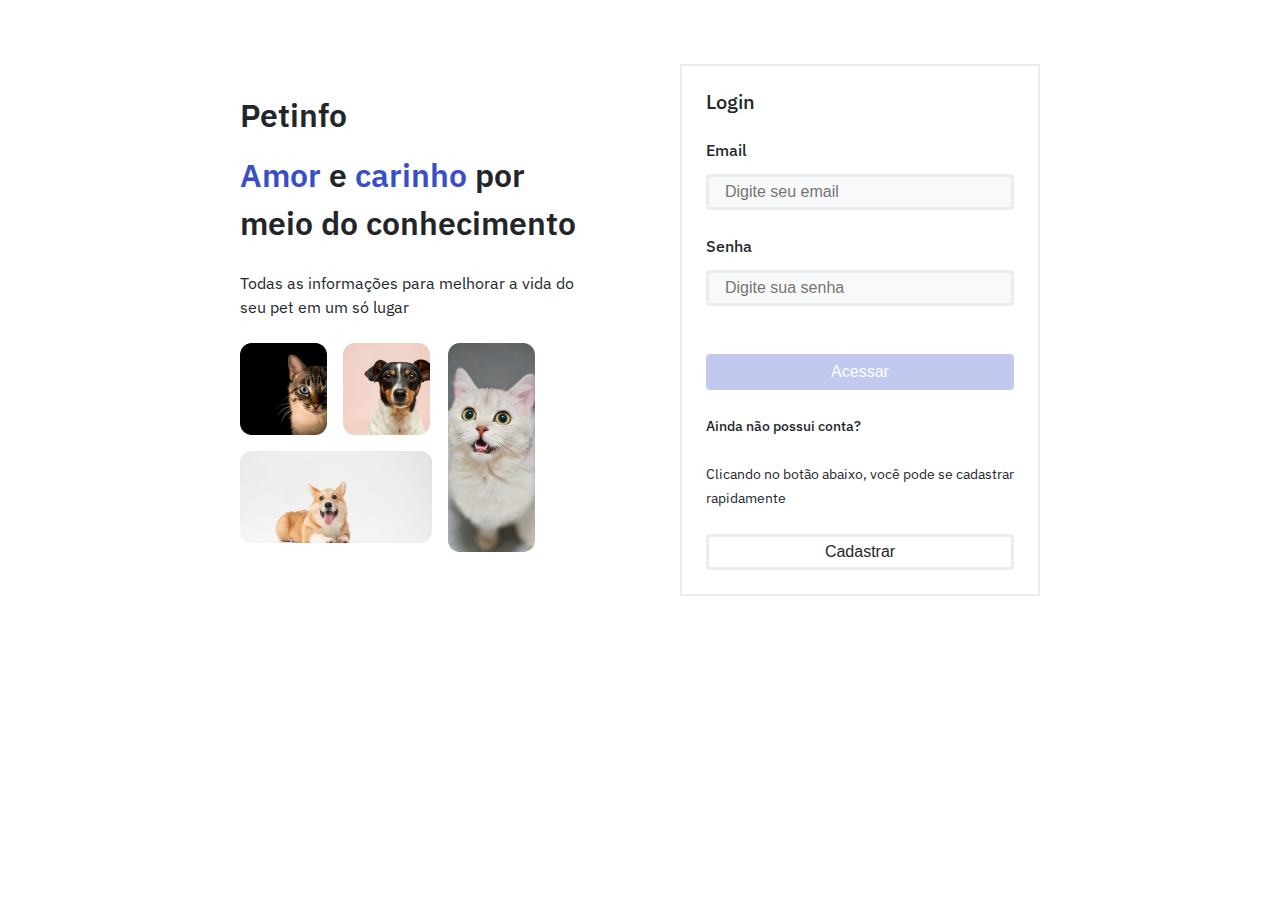
<file: index.html>
<!DOCTYPE html>
<html lang="pt-BR">
<head>
    <meta charset="UTF-8">
    <meta http-equiv="X-UA-Compatible" content="IE=edge">
    <meta name="viewport" content="width=device-width, initial-scale=1.0">
    <meta name="author" content="Hugo Brito">

    <!-- Globals -->
    <link rel="stylesheet" href="./styles/global.css">
    <link rel="stylesheet" href="./styles/menu.css">
    <link rel="stylesheet" href="./styles/margins.css">
    <link rel="stylesheet" href="./styles/position.css">
    <link rel="stylesheet" href="./styles/colors.css">
    <link rel="stylesheet" href="./styles/fonts.css">
    <link rel="stylesheet" href="./styles/buttons.css">
    <link rel="stylesheet" href="./styles/inputs.css">
    <!-- Page -->
    <link rel="stylesheet" href="./pages/login/style.css">

    <title>Petinfo - Login</title>
    <meta name="description" content="Página de login do site Petinfo">
    <link rel="shortcut icon" href="../../assets/img/favicons/favicon.jpeg" 
    type="image/x-icon">
</head>
<body>
    <main class="container-2 flex spc-btwn">
        <section class="flex-col gap-3 ">
            <h1 class="font-32-600">Petinfo</h1>
            <h2 class="font-32-600"><span class="color-primary">Amor</span> e <span class="color-primary">carinho</span> por meio do conhecimento</h2>
            <p class="font-16-400">Todas as informações para melhorar a vida do seu pet em um só lugar</p>
            <div class="flex gap-5">
                <div class="flex-col gap-5">
                    <div class="flex gap-5">
                        <img src="./assets/img/pageLogin/Rectangle 2.png" alt="Imagem de um gato marrom com fundo preto">
                        <img src="./assets/img/pageLogin/Rectangle 3.png" alt="Imagem de um cachorro preto/branco/marrom com fundo rosa claro">
                    </div>
                    <img src="./assets/img/pageLogin/Rectangle 4.png" alt="Imagem de cachorro alegre com fundo braco">
                </div>
                <div>
                    <img src="./assets/img/pageLogin/Rectangle 5.png" alt="Imagem de um gato branco com fundo cinza">
                </div>
            </div>
        </section>
        <section class="flex-col gap-3">
            <h3 class="font-20-500">Login</h3>
            <form class="flex-col gap-3">
                <div class="flex-col gap-6">
                    <label class="font-16-500" for="email">Email</label>
                    <input class="input-default" type="email" name="email" id="emailInput" placeholder="Digite seu email" required>
                </div>
                <div class="flex-col gap-6">
                    <label class="font-16-500" for="senha">Senha</label>
                    <input class="input-default" type="password" name="senha" id="passwordInput" placeholder="Digite sua senha" required>
                </div>
                <div id="loginAlert"></div>
                <button class="btn-primary-1" disabled id="loginBtn">Acessar</button>
            </form>
            <p class="font-14-500">Ainda não possui conta?</p>
            <p class="font-14-400">Clicando no botão abaixo, você pode se cadastrar rapidamente</p>
            <a href="./pages/register/index.html"><button class="btn-outline">Cadastrar</button></a>
        </section>
    </main>
    <!-- Page Script-->
    <script type="module" src="./pages/login/script.js"></script>
</body>
</html>
</file>
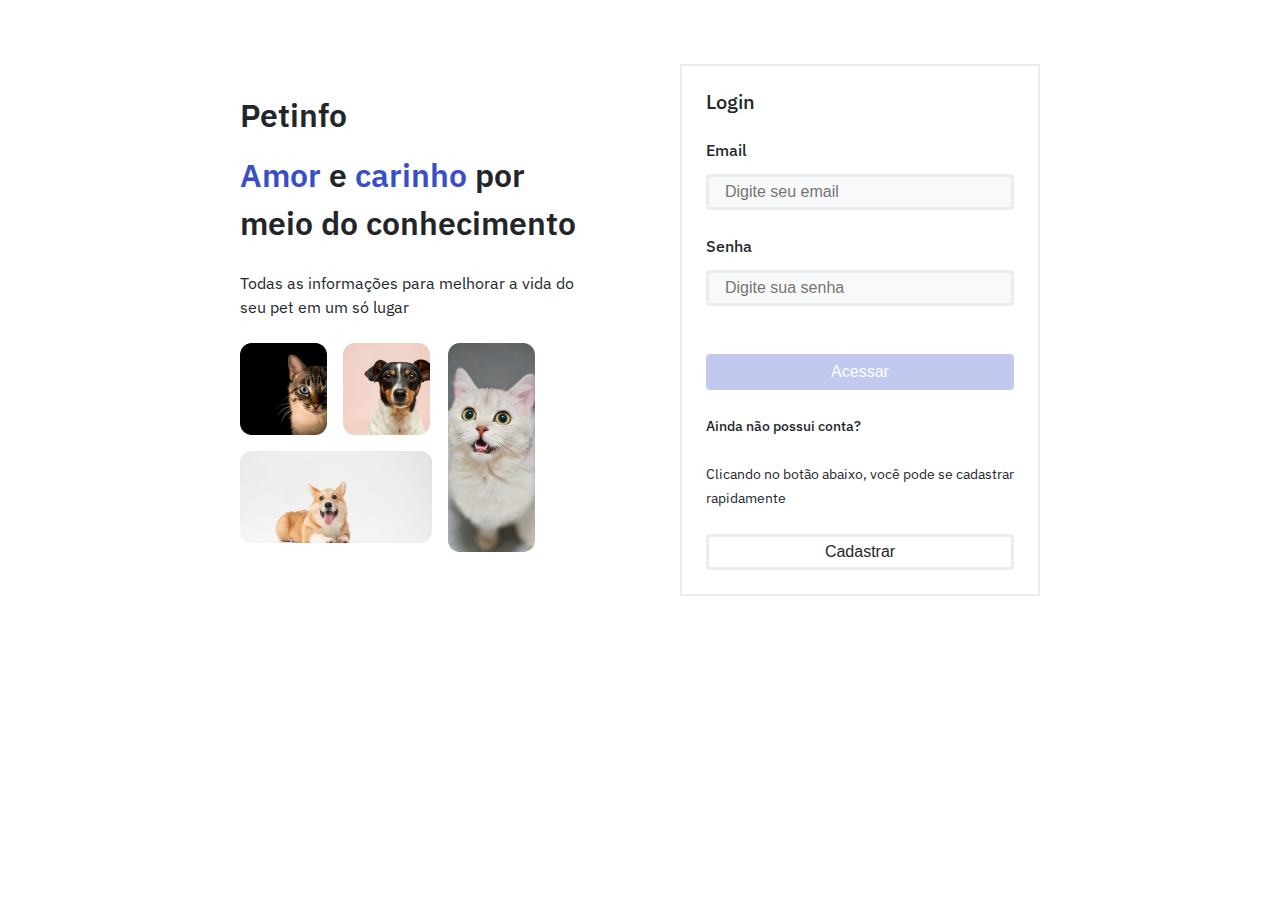
<file: pages/home/index.html>
<!DOCTYPE html>
<html lang="pt-br">
<head>
    <meta charset="UTF-8">
    <meta http-equiv="X-UA-Compatible" content="IE=edge">
    <meta name="viewport" content="width=device-width, initial-scale=1.0">
    <meta name="author" content="Hugo Brito">

    <!-- Globals -->
    <link rel="stylesheet" href="../../styles/global.css">
    <link rel="stylesheet" href="../../styles/menu.css">
    <link rel="stylesheet" href="../../styles/margins.css">
    <link rel="stylesheet" href="../../styles/position.css">
    <link rel="stylesheet" href="../../styles/colors.css">
    <link rel="stylesheet" href="../../styles/fonts.css">
    <link rel="stylesheet" href="../../styles/buttons.css">
    <link rel="stylesheet" href="../../styles/inputs.css">
    <link rel="stylesheet" href="../../styles/toasty.css">
    <link rel="stylesheet" href="../../styles/modal.css">
    <!-- Page -->
    <link rel="stylesheet" href="./style.css">

    <title>Petinfo - Home</title>
    <meta name="description" content="Home Page do site Petinfo">
    <link rel="shortcut icon" href="../../assets/img/favicons/favicon.jpeg" 
    type="image/x-icon">
</head>
<body>
    <header class="container-1 menu">
        <h1 class="font-24-500">Petinfo</h1>
        <div class="flex gap-6">
            <button class="btn-primary-1" id="createPostBtn">Criar publicação</button>
            <img src="" alt="" id="userAvatar">
        </div>
        <div class="bgc-grey-8 hide" id="logoutBox">
            <p class="font-16-500">@hugommbrito</p>
            <button class="btn-grey-1" id="logoutBtn">↪ Sair da conta</button>
        </div>
    </header>
    <main>
        <dialog class="display-none">

        </dialog>
        <div class="bgc-grey-7">
            <div class="container-1">
                <h2 class="font-20-500">Feed</h2>
            </div>
        </div>
        <div class="card-container container-1 flex-col gap-1">
            <!-- <div class="card flex-col gap-3">
                <div class="card-top flex spc-btwn">
                    <div class="flex gap-6 align-center">
                        <img src="../../assets/img/mockProfilePic.jpeg" alt="">
                        <p class="font-14-500">Samuel Leão</p>
                        <p class="font-14-500 color-grey-4">|   Outubro de 2022</p>
                    </div>
                    <div class="flex gap-6">
                        <button class="btn-outline">Editar</button>
                        <button class="btn-grey-1">Excluir</button>
                    </div>
                </div>
                <div class="card-info flex-col gap-3">
                    <p class="font-24-600">Outubro Rosa: Detalhes sobre a importância da prevenção do câncer de mama em cadelas e gatas</p>
                    <p class="font-16-400">Assim como em humanos, cadelas e gatas também podem desenvolver câncer de mama. Ainda hoje, para ambas as espécies, o câncer de mama tem maior...</p>
                    <p class="btn-link">Acessar publicação</p>
                </div>
            </div> -->
        </div>

    </main>
    <script type="module" src="./script.js"></script>
</body>
</html>
</file>
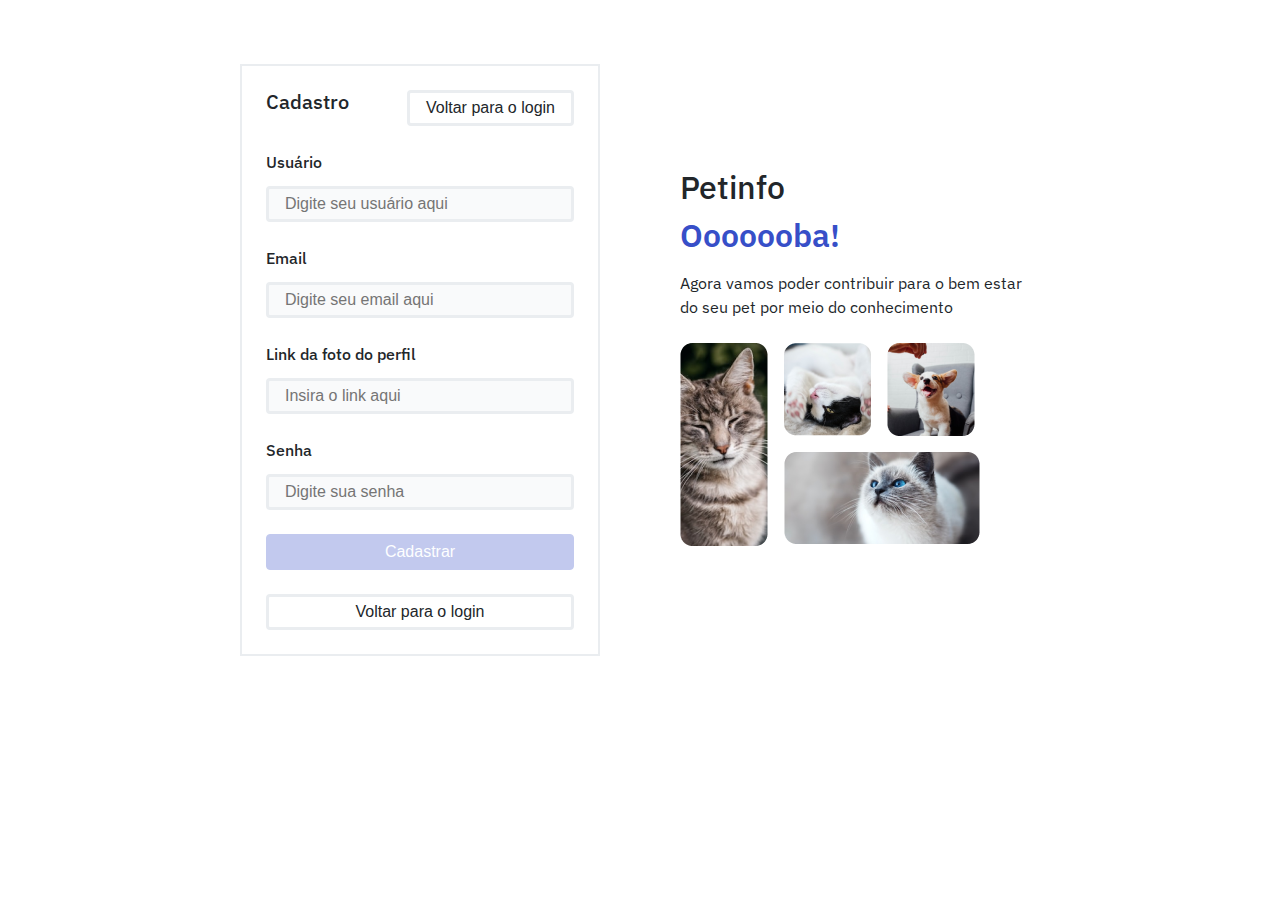
<file: pages/register/index.html>
<!DOCTYPE html>
<html lang="pt-br">
<head>
    <meta charset="UTF-8">
    <meta http-equiv="X-UA-Compatible" content="IE=edge">
    <meta name="viewport" content="width=device-width, initial-scale=1.0">
    <meta name="author" content="Hugo Brito">

    <!-- Globals -->
    <link rel="stylesheet" href="../../styles/global.css">
    <link rel="stylesheet" href="../../styles/menu.css">
    <link rel="stylesheet" href="../../styles/margins.css">
    <link rel="stylesheet" href="../../styles/position.css">
    <link rel="stylesheet" href="../../styles/colors.css">
    <link rel="stylesheet" href="../../styles/fonts.css">
    <link rel="stylesheet" href="../../styles/buttons.css">
    <link rel="stylesheet" href="../../styles/inputs.css">
    <link rel="stylesheet" href="../../styles/toasty.css">
    <!-- Page -->
    <link rel="stylesheet" href="./style.css">

    <title>Petinfo - Cadastro</title>
    <meta name="description" content="Página de cadastro do site Petinfo">
    <link rel="shortcut icon" href="../../assets/img/favicons/favicon.jpeg" 
    type="image/x-icon">
</head>
<body>
    <main class="container-2 flex spc-btwn">
        <section class="flex-col gap-3 ">
            <div class="flex spc-btwn">
                <h3 class="font-20-500">Cadastro</h3>
                <a href="../../index.html"><button class="btn-outline back-to-login">Voltar para o login</button></a>
            </div>
            <form class="flex-col gap-3">
                <div class="flex-col gap-6">
                    <label class="font-16-500" for="usuario">Usuário</label>
                    <input class="input-default" type="text" name="usuario" id="userRegister" placeholder="Digite seu usuário aqui">
                </div>
                <div class="flex-col gap-6">
                    <label class="font-16-500" for="email">Email</label>
                    <input class="input-default" type="email" name="email" id="emailRegister" placeholder="Digite seu email aqui">
                </div>
                <div class="flex-col gap-6">
                    <label class="font-16-500" for="foto">Link da foto do perfil</label>
                    <input class="input-default" type="text" name="foto" id="avatarRegister" placeholder="Insira o link aqui">
                </div>
                <div class="flex-col gap-6">
                    <label class="font-16-500" for="senha">Senha</label>
                    <input class="input-default" type="password" name="senha" id="passwordRegister" placeholder="Digite sua senha">
                </div>
                <button type="submit" class="btn-primary-1 bottom-part-btn" id="cadastrarBtn" disabled>Cadastrar</button>
            </form>
            <a href="../../index.html"><button class="btn-outline bottom-part-btn back-to-login">Voltar para o login</button></a>
        </section>
        <section class="flex-col gap-3 ">
            <h1 class="font-32-500">Petinfo</h1>
            <h2 class="font-32-600 color-primary">Ooooooba!</h2>
            <p class="font-16-400">Agora vamos poder contribuir para o bem estar do seu pet por meio do conhecimento</p>
            <div class="flex gap-5">
                <img src="../../assets/img/pageRegister/Rectangle 2.png" alt="Imagem de um gato branco com fundo cinza">
                <div class="flex-col gap-5">
                    <div class="flex gap-5">
                        <img src="../../assets/img/pageRegister/Rectangle 3.png" alt="Imagem de um gato marrom com fundo preto">
                        <img src="../../assets/img/pageRegister/Rectangle 5.png" alt="Imagem de um cachorro preto/branco/marrom com fundo rosa claro">
                    </div>
                    <img src="../../assets/img/pageRegister/Rectangle 4.png" alt="Imagem de cachorro alegre com fundo braco">
                </div>
            </div>
        </section>
    </main>
    <script type="module" src="./script.js"></script>
</body>
</html>
</file>
<file: styles/global.css>
@import url('https://fonts.googleapis.com/css2?family=IBM+Plex+Sans:ital,wght@0,100;0,200;0,300;0,400;0,500;0,600;0,700;1,100;1,200;1,300;1,400;1,500;1,600;1,700&family=Inter:wght@100;200;300;400;500;600;700;800;900&display=swap');

/* FONTES IMPORTADAS ACIMA:
font-family: 'IBM Plex Sans', sans-serif;
font-family: 'Inter', sans-serif; */

* {
  margin: 0;
  padding: 0;
  box-sizing: border-box;
}

:root {
  --color-primary: #374fc8;
  --color-primary-transparent: #374fc833;
  --color-secondary: #3a55d9;
  --color-white: #FFFFFF;
  --color-grey-1:  #22262a;
  --color-grey-2:  #353b41;
  --color-grey-3:  #484f56;
  --color-grey-4:  #878f97;
  --color-grey-5:  #adb5bd;
  --color-grey-6:  #eaedf0;
  --color-grey-7:  #f0f2f4;
  --color-grey-8:  #f9fafb;
  --color-grey-9:  #fafdff;
  --color-alert-1: #c83751;
  --color-alert-bgc: #ffd0d8;
  --color-alert-2: #db3d5a;
  --color-success: #087d5a;
  --color-success-bgc: #e0fff6;

  --font-title-1: 3rem; /* 48px */
  --font-title-2: 2rem; /* 32px */
  --font-title-3: 1.5rem; /* 24px */
  --font-title-4: 1.25rem; /* 20px */
  --font-text-1: 1rem; /* 16px */
  --font-text-2: .875rem; /* 14px */
  --font-text-3: .75rem; /* 12px */

  --font-weight-1: 600;
  --font-weight-2: 500;
  --font-weight-3: 400;

  --radius-1: .25rem; /* 4px */
  --radius-2: .5rem; /* 8px */

  --size-1: 3.5rem; /* 56px */
  --size-2: 3rem; /* 48px */
  --size-3: 2.25rem; /* 36px */

  --gap-1: 2rem; /* 32px */
  --gap-2: 1.75rem; /* 28px */
  --gap-3: 1.5rem; /* 24px */
  --gap-4: 1.25rem; /* 20px */
  --gap-5: 1rem; /* 16px */
  --gap-6: .75rem; /* 12px */
  --gap-7: .5rem; /* 8px */
  --gap-8: .25rem; /* 4px */

  --container-1: 50rem; /* 1200px */
  --container-2: 50rem; /* 800px */
}

body{
  font-family: 'IBM Plex Sans', sans-serif;
  line-height: 150%;

  color: var(--color-grey-1);
}

img {
  max-width: 100%;
}

ul {
  list-style: none;
}

.container-1 {
  max-width: var(--container-1);
  margin: 0 auto;
}
.container-2 {
  max-width: var(--container-2);
  margin: 5% auto;
}




/* ~~~~~~~~ FULL RESET ~~~~~~~~ */
/* http://meyerweb.com/eric/tools/css/reset/ 
   v2.0 | 20110126
   License: none (public domain)
*/

html, body, div, span, applet, object, iframe,
h1, h2, h3, h4, h5, h6, p, blockquote, pre,
a, abbr, acronym, address, big, cite, code,
del, dfn, em, img, ins, kbd, q, s, samp,
small, strike, strong, sub, sup, tt, var,
b, u, i, center,
dl, dt, dd, ol, ul, li,
fieldset, form, label, legend,
table, caption, tbody, tfoot, thead, tr, th, td,
article, aside, canvas, details, embed, 
figure, figcaption, footer, header, hgroup, 
menu, nav, output, ruby, section, summary,
time, mark, audio, video {
	margin: 0;
	padding: 0;
	border: 0;
	font-size: 100%;
	vertical-align: baseline;
}
/* HTML5 display-role reset for older browsers */
article, aside, details, figcaption, figure, 
footer, header, hgroup, menu, nav, section {
	display: block;
}
body {
	line-height: 150%;
}
ol, ul {
	list-style: none;
}
blockquote, q {
	quotes: none;
}
blockquote:before, blockquote:after,
q:before, q:after {
	content: '';
	content: none;
}
table {
	border-collapse: collapse;
	border-spacing: 0;
}
</file>
<file: styles/menu.css>
.menu{
    width: 100%;
    padding: 32px 0px;
    display: flex;
    justify-content: space-between;
}

.menu ul{
    display: flex;
    justify-content: space-between;
    align-items: center;
    gap: var(--gap-5);
}
</file>
<file: styles/margins.css>
.m-1{
    margin: var(--gap-1);
}
.mt-1{
    margin-top: var(--gap-1);
}
.mr-1{
    margin-right: var(--gap-1);
}
.ml-1{
    margin-left: var(--gap-1);
}
.mb-1{
    margin-bottom: var(--gap-1);
}


.m-2{
    margin: var(--gap-2);
}
.mt-2{
    margin-top: var(--gap-2);
}
.mr-2{
    margin-right: var(--gap-2);
}
.ml-2{
    margin-left: var(--gap-2);
}
.mb-2{
    margin-bottom: var(--gap-2);
}


.m-3{
    margin: var(--gap-3);
}
.mt-3{
    margin-top: var(--gap-3);
}
.mr-3{
    margin-right: var(--gap-3);
}
.ml-3{
    margin-left: var(--gap-3);
}
.mb-3{
    margin-bottom: var(--gap-3);
}


.m-4{
    margin: var(--gap-4);
}
.mt-4{
    margin-top: var(--gap-4);
}
.mr-4{
    margin-right: var(--gap-4);
}
.ml-4{
    margin-left: var(--gap-4);
}
.mb-4{
    margin-bottom: var(--gap-4);
}


.m-5{
    margin: var(--gap-5);
}
.mt-5{
    margin-top: var(--gap-5);
}
.mr-5{
    margin-right: var(--gap-5);
}
.ml-5{
    margin-left: var(--gap-5);
}
.mb-5{
    margin-bottom: var(--gap-5);
}


.m-6{
    margin: var(--gap-6);
}
.mt-6{
    margin-top: var(--gap-6);
}
.mr-6{
    margin-right: var(--gap-6);
}
.ml-6{
    margin-left: var(--gap-6);
}
.mb-6{
    margin-bottom: var(--gap-6);
}


.m-7{
    margin: var(--gap-7);
}
.mt-7{
    margin-top: var(--gap-7);
}
.mr-7{
    margin-right: var(--gap-7);
}
.ml-7{
    margin-left: var(--gap-7);
}
.mb-7{
    margin-bottom: var(--gap-7);
}


.m-8{
    margin: var(--gap-8);
}
.mt-8{
    margin-top: var(--gap-8);
}
.mr-8{
    margin-right: var(--gap-8);
}
.ml-8{
    margin-left: var(--gap-8);
}
.mb-8{
    margin-bottom: var(--gap-8);
}
</file>
<file: styles/position.css>
.flex{
    display: flex;
}

.hide{
    display: none;
}

.flex-col{
    display: flex;
    flex-direction: column;
}

.spc-btwn{
    justify-content: space-between;
}

.align-center{
    align-items: center;
}

.flex-center{
    justify-content: space-between;
    align-items: center;
}

.wrap{
    flex-wrap: wrap;
}





.gap-1{
    gap: var(--gap-1);
}
.gap-2{
    gap: var(--gap-2);
}
.gap-3{
    gap: var(--gap-3);
}
.gap-4{
    gap: var(--gap-4);
}
.gap-5{
    gap: var(--gap-5);
}
.gap-6{
    gap: var(--gap-6);
}
.gap-7{
    gap: var(--gap-7);
}
.gap-8{
    gap: var(--gap-8);
}
</file>
<file: styles/colors.css>
.color-primary{
    color: var(--color-primary);
}
.color-primary-transp{
    color: var(--color-primary-transparent);
}
.color-secondary{
    color: var(--color-secondary);
}
.color-grey-1{
    color: var(--color-grey-1);
}
.color-grey-2{
    color: var(--color-grey-2);
}
.color-grey-3{
    color: var(--color-grey-3);
}
.color-grey-4{
    color: var(--color-grey-4);
}
.color-grey-5{
    color: var(--color-grey-5);
}
.color-grey-6{
    color: var(--color-grey-6);
}
.color-grey-7{
    color: var(--color-grey-7);
}
.color-grey-8{
    color: var(--color-grey-8);
}
.color-grey-9{
    color: var(--color-grey-9);
}
.color-alert-1{
    color: var(--color-alert-1);
}
.color-alert-2{
    color: var(--color-alert-2);
}
.color-sucess{
    color: var(--color-sucess);
}

.bgc-primary{
    background-color: var(--color-primary);
}
.bgc-primary-transp{
    background-color: var(--color-primary-transparent);
}
.bgc-secondary{
    background-color: var(--color-secondary);
}
.bgc-grey-1{
    background-color: var(--color-grey-1);
}
.bgc-grey-2{
    background-color: var(--color-grey-2);
}
.bgc-grey-3{
    background-color: var(--color-grey-3);
}
.bgc-grey-4{
    background-color: var(--color-grey-4);
}
.bgc-grey-5{
    background-color: var(--color-grey-5);
}
.bgc-grey-6{
    background-color: var(--color-grey-6);
}
.bgc-grey-7{
    background-color: var(--color-grey-7);
}
.bgc-grey-8{
    background-color: var(--color-grey-8);
}
.bgc-grey-9{
    background-color: var(--color-grey-9);
}
.bgc-alert-1{
    background-color: var(--color-alert-1);
}
.bgc-alert-2{
    background-color: var(--color-alert-2);
}
.bgc-sucess{
    background-color: var(--color-sucess);
}
</file>
<file: styles/fonts.css>
.font-32-600{
    font-size: var(--font-title-2);
    font-weight: var(--font-weight-1);
}
.font-24-600{
    font-size: var(--font-title-3);
    font-weight: var(--font-weight-1);
}
.font-14-600{
    font-size: var(--font-text-2);
    font-weight: var(--font-weight-1);
}
.font-32-500{
    font-size: var(--font-title-2);
    font-weight: var(--font-weight-2);
}
.font-24-500{
    font-size: var(--font-title-3);
    font-weight: var(--font-weight-2);
}
.font-20-500{
    font-size: var(--font-title-4);
    font-weight: var(--font-weight-2);
}
.font-16-500{
    font-size: var(--font-text-1);
    font-weight: var(--font-weight-2);
}
.font-14-500{
    font-size: var(--font-text-2);
    font-weight: var(--font-weight-2);
}
.font-16-400{
    font-size: var(--font-text-1);
    font-weight: var(--font-weight-3);
}
.font-14-400{
    font-size: var(--font-text-2);
    font-weight: var(--font-weight-3);
}




.title-2{
    font-size: var(--font-title-2);
    font-weight: var(--font-weight-1);
}
.title-3{
    font-size: var(--font-title-3);
    font-weight: var(--font-weight-1);
}
.title-4{
    font-size: var(--font-title-4);
    font-weight: var(--font-weight-1);
}
.text-1{
    font-size: var(--font-text-1);
    font-weight: var(--font-weight-3);
}
.text-2{
    font-size: var(--font-text-2);
    font-weight: var(--font-weight-3);
}
.text-3{
    font-size: var(--font-text-3);
    font-weight: var(--font-weight-3);
}
a{
    text-decoration: none;
    color: var(--color-grey-5)
}
</file>
<file: styles/buttons.css>
.btn-primary-1{
    height: var(--size-3);
    width: max-content;
    padding: 0 var(--gap-5);

    font-weight: var(--font-weight-2);
    font-size: var(--font-text-1);

    background-color: var(--color-primary);
    border: 1px solid var(--color-primary);
    color: var(--color-grey-9);
    border-radius: var(--radius-1);
    cursor: pointer;

    display: flex;
    justify-content: center;
    align-items: center;
}
.btn-primary-1:hover{
    background-color: var(--color-secondary);
    border-color: var(--color-secondary)
}
.btn-primary-1:disabled{
    opacity: 0.3;
    cursor: auto;
}


.btn-link{
    font-weight: var(--font-weight-2);
    font-size: var(--font-text-1);


    color: var(--color-primary);
    border: none;
    background-color: transparent;
    cursor: pointer;

    display: flex;
    justify-content: center;
    align-items: center;
}
.btn-link:hover{
    text-decoration: underline;
}


.btn-grey-1{
    height: var(--size-3);
    width: max-content;
    padding: 0 var(--gap-5);

    font-weight: var(--font-weight-2);
    font-size: var(--font-text-1);

    background-color: var(--color-grey-6);
    border: 2px solid var(--color-grey-6);
    color: var(--color-grey-4);
    border-radius: var(--radius-1);
    cursor: pointer;

    display: flex;
    justify-content: center;
    align-items: center;
}
.btn-grey-1:hover{
    color: var(--color-grey-3);
}


.btn-alert{
    height: var(--size-3);
    width: max-content;
    padding: 0 var(--gap-5);

    font-weight: var(--font-weight-2);
    font-size: var(--font-text-1);

    background-color: var(--color-alert-1);
    border: 2px solid var(--color-alert-1);
    color: var(--color-grey-9);
    border-radius: var(--radius-1);
    cursor: pointer;

    display: flex;
    justify-content: center;
    align-items: center;
}
.btn-alert:hover{
    background-color: var(--color-alert-2);
    border: 2px solid var(--color-alert-2);
}


.btn-outline{
    height: var(--size-3);
    width: max-content;
    padding: 0 var(--gap-5);

    font-weight: var(--font-weight-2);
    font-size: var(--font-text-1);

    background-color: transparent;
    border: 3px solid var(--color-grey-6);
    color: var(--color-grey-1);
    border-radius: var(--radius-1);
    cursor: pointer;

    display: flex;
    justify-content: center;
    align-items: center;
}
.btn-outline:hover{
    background-color: var(--color-grey-8);
    border: 3px solid var(--color-grey-6);
}
.btn-outline:focus, .btn-outline-active{
    background-color: var(--color-grey-8);
    border: 3px solid var(--color-grey-6);
}


.btn-small-1{
    height: var(--size-3);
    width: max-content;
    padding: 0 var(--gap-7);

    font-weight: var(--font-weight-2);
    font-size: var(--font-text-1);

    background-color: var(--color-grey-6);
    border: 2px solid var(--color-grey-6);
    color: var(--color-grey-4);
    border-radius: var(--radius-1);
    cursor: pointer;

    display: flex;
    justify-content: center;
    align-items: center;
}
.btn-small-1:hover{
    color: var(--color-grey-3);
}


.btn-small-2{
    height: var(--size-3);
    width: max-content;
    padding: 0 var(--gap-7);

    font-weight: var(--font-weight-2);
    font-size: var(--font-text-1);

    background-color: transparent;
    border: 3px solid var(--color-grey-6);
    color: var(--color-grey-1);
    border-radius: var(--radius-1);
    cursor: pointer;

    display: flex;
    justify-content: center;
    align-items: center;
}
.btn-small-2:hover{
    background-color: var(--color-grey-8);
    border: 3px solid var(--color-grey-6);
}
.btn-small-2:focus, .btn-small-2-active{
    background-color: var(--color-grey-8);
    border: 3px solid var(--color-grey-6);
}


/*PARA ATIVAR, COLOQUE UMA DIV COM ESSA CLASSE DENTRO DO BOTÃO.*/
.loading-btn{   
    height: calc(var(--size-3) * 0.65);
    width: calc(var(--size-3) * 0.65);
    border-radius: 50%;
    border: 3px solid transparent;
    border-top-color: #FFFFFF;
    animation: loadingAnimation 1s ease infinite;
}

@keyframes loadingAnimation{
    0%{
        transform: rotate(0turn);
    }
    100%{
        transform: rotate(1turn);
    }
}
</file>
<file: styles/inputs.css>
.input-default{
    height: var(--size-3);
    width: 100%;
    border-radius: var(--radius-1);
    background-color: var(--color-grey-8);
    padding: 0 var(--gap-5);
    font-size: var(--font-text-1);
    font-weight: var(--font-weight-3);
    color: var(--color-grey-4);
    border: 3px solid var(--color-grey-6);
}
.input-default:hover{
    background-color: var(--color-grey-9);
    border: 3px solid var(--color-grey-5);
    color: var(--color-grey-2)
}

.input-default:focus{
    outline: none;
    background-color: var(--color-grey-9);
    border: 3px solid var(--color-grey-1);
    color: var(--color-grey-2)
}


.textarea-default{
    border-radius: var(--radius-1);
    background-color: var(--color-grey-8);
    padding: 0 var(--gap-5);
    font-size: var(--font-text-1);
    font-weight: var(--font-weight-3);
    color: var(--color-grey-4);
    border: 3px solid var(--color-grey-6);
}
.textarea-default:hover{
    background-color: var(--color-grey-9);
    border: 3px solid var(--color-grey-5);
    color: var(--color-grey-2)
}

.textarea-default:focus{
    outline: none;
    background-color: var(--color-grey-9);
    border: 3px solid var(--color-grey-1);
    color: var(--color-grey-2)
}
</file>
<file: pages/login/style.css>
section {
    width: 45%;

    justify-content: center;
}


h2{
    line-height: 150%;
}

section:nth-child(2){
    border: 2px solid var(--color-grey-6);
    padding: var(--gap-3);
}

section:nth-child(2) button{
    width: 100%;
}
</file>
<file: styles/toasty.css>
.toast-container{
    position: fixed;
    /* z-index: 1; */
    display: flex;
    justify-content: flex-start;
    align-items: center;
    gap: 10px;
    width: 300px;
    padding: 10px;
    color: var(--color-grey-2);
    border-radius: var(--radius-2);
    box-shadow: 0 4px 4px var(--color-grey-4);
    animation: toastIt 4000ms ease-in forwards;
}

@keyframes toastIt {
    0% {right: 30px; bottom: -50%}
    15% {right: 30px; bottom: 10px}
    70% {right: 30px; bottom: 10px}
    100% {right: 30px; bottom: -50%}
}

.toast-container > img{
    width: 45px;
}

.successToast , .deleteToast{
    border: 3px solid var(--color-success);
    background-color:var(--color-success-bgc);
}

.erroToast {
    border: 3px solid var(--color-alert-1);
    background-color:var(--color-alert-bgc);
}
</file>
<file: styles/modal.css>
dialog{
    margin: 4vh auto;

    max-width: var(--container-1);
    padding: 30px;

    border-radius: var(--radius-2);

    display: flex;
    flex-direction: column;
    gap: var(--gap-1);
    border: none;

    
}

dialog::backdrop{
    background-color: #00000093;
}

.display-none{
    display: none;
}
</file>
<file: pages/home/style.css>
img{
    height: 41px;
    width: 41px;
    border-radius: 50%;
}

header {
    position: relative;
}

#logoutBox{
    position: absolute;
    right: 0;
    bottom: -55%;

    padding: 10px;
    border: 4px solid var(--color-grey-9);
    border-radius: var(--radius-2) var(--radius-2) 0 0;
}

main > div{
    padding: var(--gap-6) 0;
}

.card-info{
    align-items: flex-start;
}

.postText{
    overflow: hidden;
    text-overflow: ellipsis;
    display: -webkit-box;
    line-height: 1rem;
    max-height: 2rem;
    -webkit-line-clamp: 2;
    -webkit-box-orient: vertical;
}
</file>
<file: pages/register/style.css>
section {
    width: 45%;
    justify-content: center;
}

section:nth-child(1){
    border: 2px solid var(--color-grey-6);
    padding: var(--gap-3);
}

.bottom-part-btn{
    width: 100%;
}
</file>
